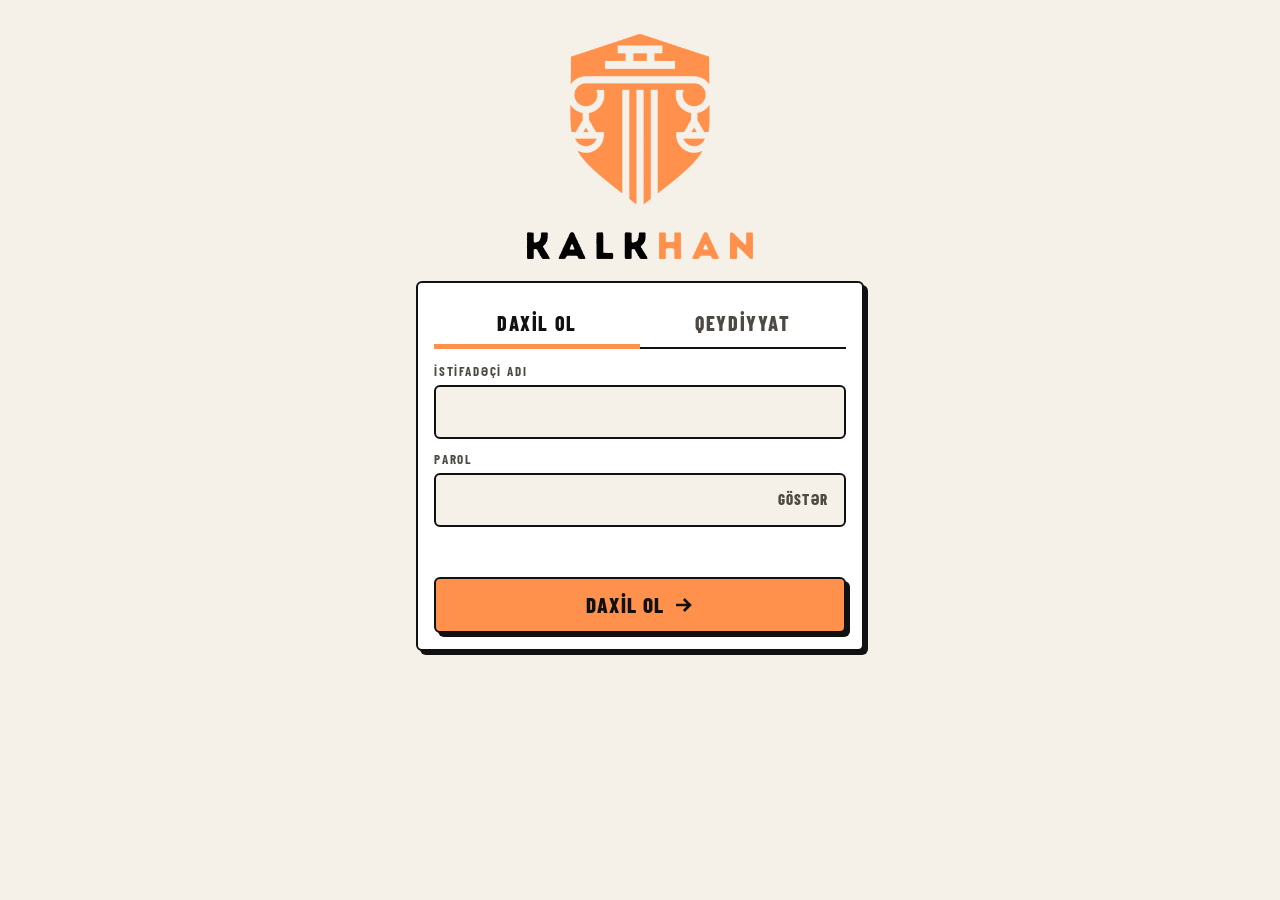
<file: docs/index.html>
<!doctype html>
<html lang="az">
<head>
  <meta charset="utf-8">
  <meta name="viewport" content="width=device-width, initial-scale=1, viewport-fit=cover">
  <title>KALKHAN</title>
  <meta name="description" content="KALKHAN: Azərbaycan hüququ üzrə sual oyunu">
  <meta name="color-scheme" content="light dark">
  <meta name="theme-color" id="tc" content="#F6F1E8">
  <script>
    /* Mövzu ilk çəkilişdən əvvəl tətbiq olunur (ağ/qara işıq çaxmasın) */
    (function () {
      try {
        var t = localStorage.getItem('kalkhan.theme'), r = document.documentElement;
        if (t === 'light' || t === 'dark') r.setAttribute('data-theme', t);
        var dark = t === 'dark' || (t !== 'light' && window.matchMedia('(prefers-color-scheme: dark)').matches);
        document.getElementById('tc').setAttribute('content', dark ? '#0E0E0E' : '#F6F1E8');
        var m = localStorage.getItem('kalkhan.motion');
        if (m === 'reduce') r.classList.add('reduce-motion'); else if (m === 'full') r.classList.add('full-motion');
      } catch (e) { /* məxfi rejim */ }
    })();
  </script>
  <meta name="apple-mobile-web-app-capable" content="yes">
  <meta name="mobile-web-app-capable" content="yes">
  <meta name="apple-mobile-web-app-title" content="KALKHAN">
  <meta name="apple-mobile-web-app-status-bar-style" content="default">
  <link rel="manifest" href="manifest.webmanifest">
  <link rel="icon" href="icons/icon-192.png" type="image/png">
  <link rel="apple-touch-icon" href="icons/apple-touch-icon.png">
  <link rel="preload" href="fonts/barlow-condensed-latin-800-normal.woff2" as="font" type="font/woff2" crossorigin>
  <link rel="preload" href="fonts/barlow-latin-700-normal.woff2" as="font" type="font/woff2" crossorigin>
  <link rel="preload" href="fonts/barlow-latin-500-normal.woff2" as="font" type="font/woff2" crossorigin>
  <link rel="stylesheet" href="styles.css">
</head>
<body>
  <div id="app"></div>
  <div id="toast" role="status" aria-live="assertive"></div>
  <noscript><p style="padding:24px">Bu oyun JavaScript tələb edir.</p></noscript>
  <script src="vendor/supabase.js"></script>
  <script src="config.js"></script>
  <script src="app.js"></script>
</body>
</html>
</file>
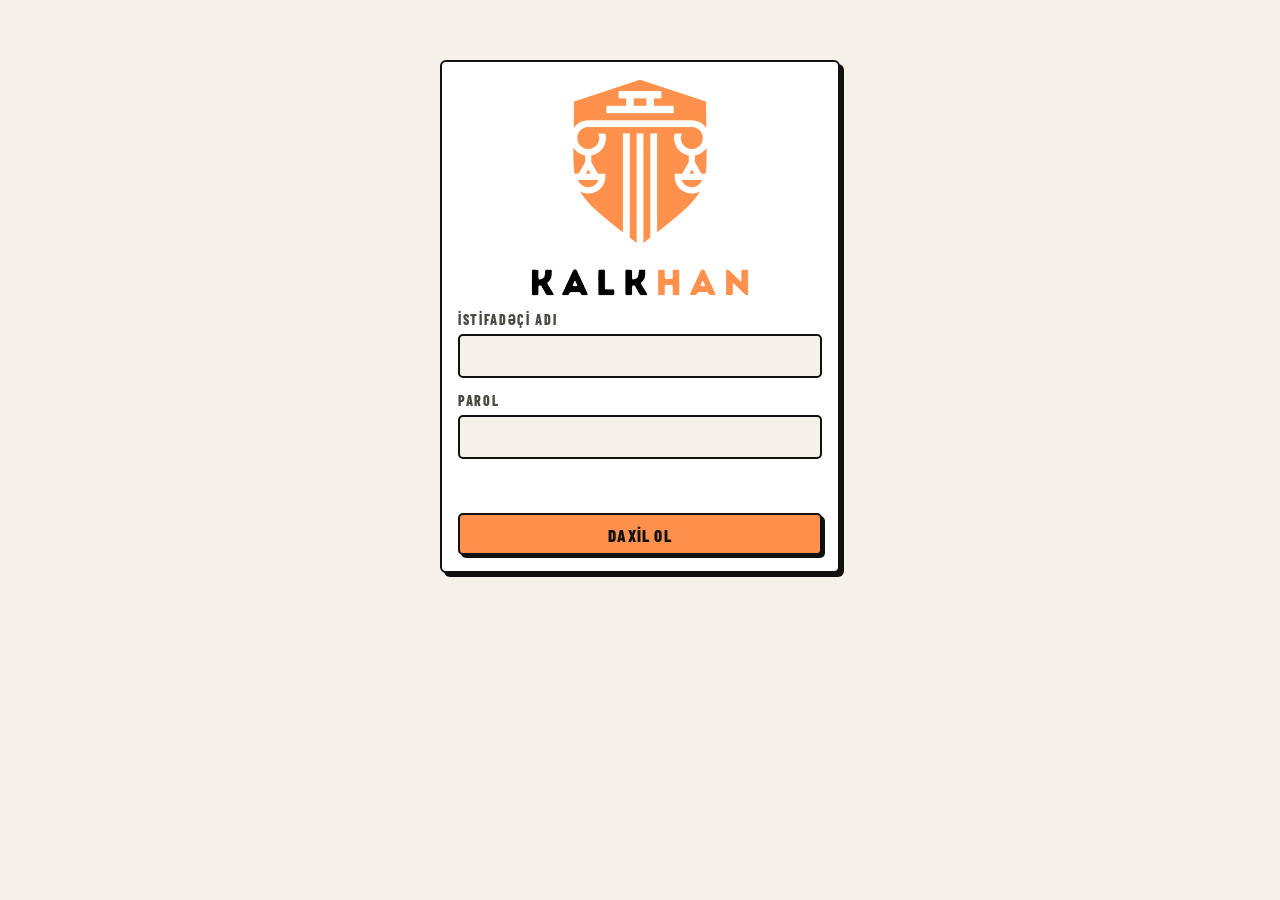
<file: docs/admin/index.html>
<!doctype html>
<html lang="az">
<head>
  <meta charset="utf-8">
  <meta name="viewport" content="width=device-width, initial-scale=1">
  <meta name="robots" content="noindex, nofollow">
  <title>KALKHAN · Admin</title>
  <link rel="icon" href="../icons/icon-192.png" type="image/png">
  <link rel="stylesheet" href="admin.css">
</head>
<body>
  <div id="root"></div>
  <div id="toast" role="status" aria-live="assertive"></div>
  <noscript><p style="padding:24px">Admin panel JavaScript tələb edir.</p></noscript>
  <script src="../vendor/supabase.js"></script>
  <script src="../config.js"></script>
  <script src="admin.js"></script>
</body>
</html>
</file>
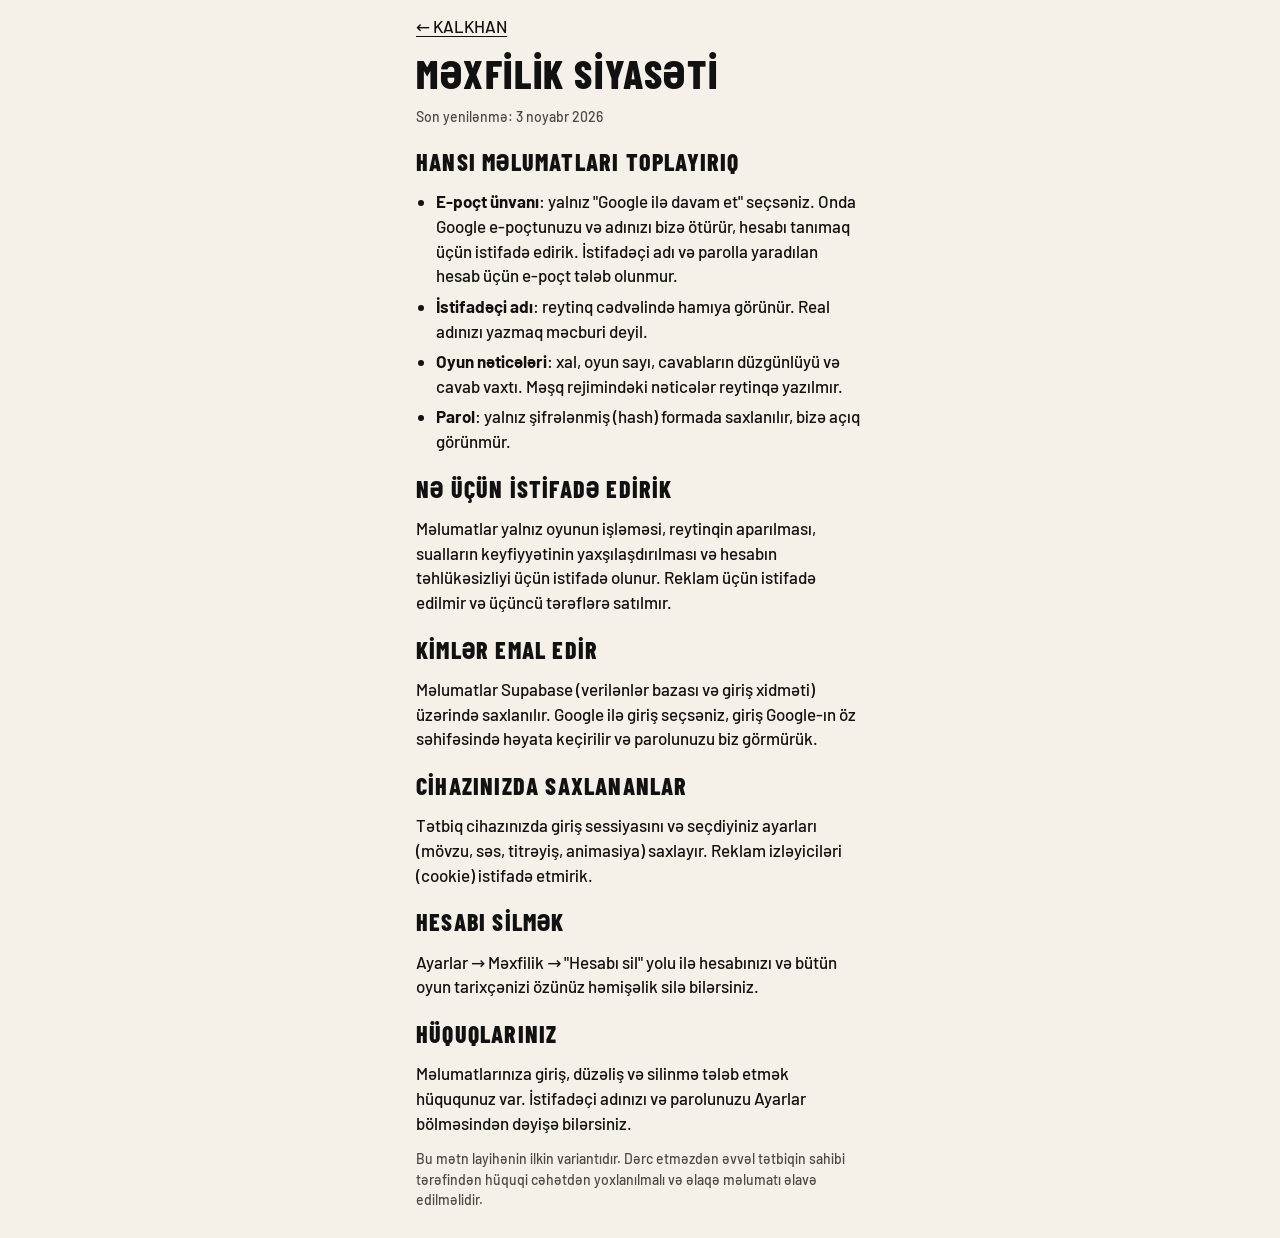
<file: docs/privacy.html>
<!doctype html>
<html lang="az">
<head>
  <meta charset="utf-8">
  <meta name="viewport" content="width=device-width, initial-scale=1, viewport-fit=cover">
  <title>Məxfilik siyasəti · KALKHAN</title>
  <meta name="color-scheme" content="light dark">
  <meta name="theme-color" id="tc" content="#F6F1E8">
  <link rel="icon" href="icons/icon-192.png" type="image/png">
  <link rel="stylesheet" href="styles.css">
  <script>
    (function () { try { var t = localStorage.getItem('kalkhan.theme'); if (t === 'light' || t === 'dark') document.documentElement.setAttribute('data-theme', t); } catch (e) {} })();
  </script>
</head>
<body>
  <main id="app">
    <article class="doc">
      <p><a href="./">← KALKHAN</a></p>
      <h1 class="disp">Məxfilik siyasəti</h1>
      <p class="muted small">Son yenilənmə: 3 noyabr 2026</p>

      <h2>Hansı məlumatları toplayırıq</h2>
      <ul>
        <li><b>E-poçt ünvanı</b>: yalnız "Google ilə davam et" seçsəniz. Onda Google e-poçtunuzu və adınızı bizə ötürür, hesabı tanımaq üçün istifadə edirik. İstifadəçi adı və parolla yaradılan hesab üçün e-poçt tələb olunmur.</li>
        <li><b>İstifadəçi adı</b>: reytinq cədvəlində hamıya görünür. Real adınızı yazmaq məcburi deyil.</li>
        <li><b>Oyun nəticələri</b>: xal, oyun sayı, cavabların düzgünlüyü və cavab vaxtı. Məşq rejimindəki nəticələr reytinqə yazılmır.</li>
        <li><b>Parol</b>: yalnız şifrələnmiş (hash) formada saxlanılır, bizə açıq görünmür.</li>
      </ul>

      <h2>Nə üçün istifadə edirik</h2>
      <p>Məlumatlar yalnız oyunun işləməsi, reytinqin aparılması, sualların keyfiyyətinin yaxşılaşdırılması və hesabın təhlükəsizliyi üçün istifadə olunur. Reklam üçün istifadə edilmir və üçüncü tərəflərə satılmır.</p>

      <h2>Kimlər emal edir</h2>
      <p>Məlumatlar Supabase (verilənlər bazası və giriş xidməti) üzərində saxlanılır. Google ilə giriş seçsəniz, giriş Google-ın öz səhifəsində həyata keçirilir və parolunuzu biz görmürük.</p>

      <h2>Cihazınızda saxlananlar</h2>
      <p>Tətbiq cihazınızda giriş sessiyasını və seçdiyiniz ayarları (mövzu, səs, titrəyiş, animasiya) saxlayır. Reklam izləyiciləri (cookie) istifadə etmirik.</p>

      <h2>Hesabı silmək</h2>
      <p>Ayarlar → Məxfilik → "Hesabı sil" yolu ilə hesabınızı və bütün oyun tarixçənizi özünüz həmişəlik silə bilərsiniz.</p>

      <h2>Hüquqlarınız</h2>
      <p>Məlumatlarınıza giriş, düzəliş və silinmə tələb etmək hüququnuz var. İstifadəçi adınızı və parolunuzu Ayarlar bölməsindən dəyişə bilərsiniz.</p>

      <p class="muted small">Bu mətn layihənin ilkin variantıdır. Dərc etməzdən əvvəl tətbiqin sahibi tərəfindən hüquqi cəhətdən yoxlanılmalı və əlaqə məlumatı əlavə edilməlidir.</p>
    </article>
  </main>
</body>
</html>
</file>
<file: docs/styles.css>
/* KALKHAN: loqodan götürülmüş palitra (narıncı #FF914D, qara, isti ağ), Barlow şrifti */
@font-face { font-family: "Barlow"; font-weight: 500; font-display: swap; src: url(fonts/barlow-latin-500-normal.woff2) format("woff2");
  unicode-range: U+0000-00FF, U+0131, U+0152-0153, U+02BB-02BC, U+02C6, U+02DA, U+02DC, U+2000-206F, U+20AC, U+2122, U+2212; }
@font-face { font-family: "Barlow"; font-weight: 500; font-display: swap; src: url(fonts/barlow-latin-ext-500-normal.woff2) format("woff2");
  unicode-range: U+0100-02BA, U+02BD-02C5, U+02C7-02CC, U+02CE-02D7, U+02DD-02FF, U+1E00-1E9F, U+1EF2-1EFF, U+20A0-20AB, U+20AD-20C0; }
@font-face { font-family: "Barlow"; font-weight: 700; font-display: swap; src: url(fonts/barlow-latin-700-normal.woff2) format("woff2");
  unicode-range: U+0000-00FF, U+0131, U+0152-0153, U+02BB-02BC, U+02C6, U+02DA, U+02DC, U+2000-206F, U+20AC, U+2122, U+2212; }
@font-face { font-family: "Barlow"; font-weight: 700; font-display: swap; src: url(fonts/barlow-latin-ext-700-normal.woff2) format("woff2");
  unicode-range: U+0100-02BA, U+02BD-02C5, U+02C7-02CC, U+02CE-02D7, U+02DD-02FF, U+1E00-1E9F, U+1EF2-1EFF, U+20A0-20AB, U+20AD-20C0; }
@font-face { font-family: "Barlow Condensed"; font-weight: 700; font-display: swap; src: url(fonts/barlow-condensed-latin-700-normal.woff2) format("woff2");
  unicode-range: U+0000-00FF, U+0131, U+0152-0153, U+02BB-02BC, U+02C6, U+02DA, U+02DC, U+2000-206F, U+20AC, U+2122, U+2212; }
@font-face { font-family: "Barlow Condensed"; font-weight: 700; font-display: swap; src: url(fonts/barlow-condensed-latin-ext-700-normal.woff2) format("woff2");
  unicode-range: U+0100-02BA, U+02BD-02C5, U+02C7-02CC, U+02CE-02D7, U+02DD-02FF, U+1E00-1E9F, U+1EF2-1EFF, U+20A0-20AB, U+20AD-20C0; }
@font-face { font-family: "Barlow Condensed"; font-weight: 800; font-display: swap; src: url(fonts/barlow-condensed-latin-800-normal.woff2) format("woff2");
  unicode-range: U+0000-00FF, U+0131, U+0152-0153, U+02BB-02BC, U+02C6, U+02DA, U+02DC, U+2000-206F, U+20AC, U+2122, U+2212; }
@font-face { font-family: "Barlow Condensed"; font-weight: 800; font-display: swap; src: url(fonts/barlow-condensed-latin-ext-800-normal.woff2) format("woff2");
  unicode-range: U+0100-02BA, U+02BD-02C5, U+02C7-02CC, U+02CE-02D7, U+02DD-02FF, U+1E00-1E9F, U+1EF2-1EFF, U+20A0-20AB, U+20AD-20C0; }

:root {
  color-scheme: light dark;
  --paper: #F6F1E8;
  --card: #FFFFFF;
  --ink: #111111;
  --ink-2: #4D4943;
  --soft: #E8E0D2;
  --orange: #FF914D;
  --orange-text: #B84700;
  --edge: #111111;
  --good: #1B7F46;
  --good-bg: #D7EEDF;
  --bad: #C8321C;
  --bad-bg: #F9DAD3;
  --on-good: #FFFFFF;
  --on-bad: #FFFFFF;
  --hatch: rgba(17, 17, 17, 0.14);
  --disp: "Barlow Condensed", "Barlow", system-ui, sans-serif;
  --ease: cubic-bezier(.2, .8, .2, 1);
}
/* Mövzu: sistem (prefers-color-scheme) və ya əl ilə seçim ([data-theme]) */
@media (prefers-color-scheme: dark) {
  :root:not([data-theme="light"]) {
    --paper: #0E0E0E;
    --card: #1A1917;
    --ink: #F6F1E8;
    --ink-2: #ABA59A;
    --soft: #2A2824;
    --orange-text: #FF914D;
    --edge: #F6F1E8;
    --good: #4CC27F;
    --good-bg: #12301F;
    --bad: #FF6B55;
    --bad-bg: #3A1914;
    --on-good: #0E0E0E;
    --on-bad: #0E0E0E;
    --hatch: rgba(246, 241, 232, 0.16);
  }
}
:root[data-theme="light"] { color-scheme: light; }
:root[data-theme="dark"] {
  color-scheme: dark;
    --paper: #0E0E0E;
    --card: #1A1917;
    --ink: #F6F1E8;
    --ink-2: #ABA59A;
    --soft: #2A2824;
    --orange-text: #FF914D;
    --edge: #F6F1E8;
    --good: #4CC27F;
    --good-bg: #12301F;
    --bad: #FF6B55;
    --bad-bg: #3A1914;
    --on-good: #0E0E0E;
    --on-bad: #0E0E0E;
    --hatch: rgba(246, 241, 232, 0.16);
}

* { box-sizing: border-box; }
html { -webkit-text-size-adjust: 100%; }
body {
  margin: 0; background: var(--paper); color: var(--ink);
  font: 500 17px/1.45 "Barlow", system-ui, -apple-system, "Segoe UI", Roboto, sans-serif;
  min-height: 100vh; min-height: 100dvh; -webkit-tap-highlight-color: transparent; overflow-x: hidden;
}
#app {
  max-width: 480px; margin: 0 auto; min-height: 100vh; min-height: 100dvh;
  padding: calc(14px + env(safe-area-inset-top)) calc(16px + env(safe-area-inset-right)) calc(28px + env(safe-area-inset-bottom)) calc(16px + env(safe-area-inset-left));
}
h1, h2, h3, p { margin: 0; }
img { display: block; }
.disp { font-family: var(--disp); font-weight: 800; text-transform: uppercase; letter-spacing: 0.04em; line-height: 1; }
.muted { color: var(--ink-2); }
.small { font-size: 14px; }
:focus-visible { outline: 3px solid var(--orange); outline-offset: 2px; }
.screen { display: flex; flex-direction: column; gap: 16px; }
.screen.enter { animation: screen-in 0.34s var(--ease) both; }

/* Üst zolaq */
.bar { display: flex; align-items: center; justify-content: space-between; min-height: 44px; }
.bar .logo { display: flex; align-items: center; gap: 10px; min-width: 0; }
.bar .logo img { height: 22px; width: auto; }
.bar .logo img.emb { height: 36px; }
.bar .logo .themed { display: block; }
.icon-btn {
  width: 46px; height: 46px; display: inline-flex; align-items: center; justify-content: center; cursor: pointer;
  background: var(--card); color: var(--ink); border: 2px solid var(--edge); border-radius: 6px; box-shadow: 3px 3px 0 var(--edge);
  transition: transform 0.08s, box-shadow 0.08s;
}
.icon-btn svg { width: 22px; height: 22px; }
.icon-btn:active { transform: translate(3px, 3px); box-shadow: 0 0 0 var(--edge); }

/* Düymələr: basanda fiziki hiss */
.btn {
  appearance: none; font: 800 21px/1 var(--disp); text-transform: uppercase; letter-spacing: 0.06em;
  min-height: 56px; padding: 0 20px; border: 2px solid var(--edge); border-radius: 6px; cursor: pointer;
  display: flex; align-items: center; justify-content: center; gap: 10px; width: 100%;
  background: var(--card); color: var(--ink); box-shadow: 4px 4px 0 var(--edge);
  transition: transform 0.08s, box-shadow 0.08s, filter 0.15s; position: relative;
}
.btn svg { width: 20px; height: 20px; flex: none; }
.btn-primary { background: var(--orange); color: #111111; }
.btn:hover:not(:disabled) { filter: brightness(1.04); }
.btn:active:not(:disabled) { transform: translate(4px, 4px); box-shadow: 0 0 0 var(--edge); }
.btn:disabled { opacity: 0.5; cursor: default; box-shadow: 2px 2px 0 var(--edge); }
.btn-text { background: transparent; border-color: transparent; box-shadow: none; font-size: 17px; min-height: 44px; color: var(--ink-2); }
.btn-text:active:not(:disabled) { transform: none; }

/* Panellər */
.panel { background: var(--card); border: 2px solid var(--edge); border-radius: 6px; padding: 16px; box-shadow: 4px 4px 0 var(--edge); }
.label { font: 700 13px/1 var(--disp); text-transform: uppercase; letter-spacing: 0.14em; color: var(--ink-2); }

/* Giriş */
.hero { display: flex; flex-direction: column; align-items: center; gap: 10px; padding: 18px 0 4px; text-align: center; }
.hero img { width: min(58vw, 230px); height: auto; }
.tabs { display: grid; grid-template-columns: 1fr 1fr; border-bottom: 2px solid var(--edge); }
.tab {
  background: transparent; border: 0; color: var(--ink-2); font: 800 20px/1 var(--disp); text-transform: uppercase; letter-spacing: 0.08em;
  min-height: 48px; cursor: pointer; position: relative;
}
.tab[aria-selected="true"] { color: var(--ink); }
.tab[aria-selected="true"]::after { content: ""; position: absolute; left: 0; right: 0; bottom: -2px; height: 5px; background: var(--orange); animation: grow-x 0.25s var(--ease); transform-origin: left; }
.form { display: flex; flex-direction: column; gap: 14px; }
.field { display: flex; flex-direction: column; gap: 7px; }
.field input {
  min-height: 54px; padding: 0 14px; font: 500 18px "Barlow", sans-serif; color: var(--ink); background: var(--paper);
  border: 2px solid var(--edge); border-radius: 6px; transition: box-shadow 0.15s, background 0.15s;
}
.field input:focus { outline: none; background: var(--card); box-shadow: 4px 4px 0 var(--orange); }
.error { color: var(--bad); font-weight: 700; min-height: 22px; }

/* Ana səhifə */
.hello { font: 800 44px/1.06 var(--disp); letter-spacing: 0.01em; color: var(--ink-2); overflow-wrap: anywhere; padding: 6px 0 2px; min-width: 0; }
.hello .nm { color: var(--ink); }
.tiles { display: grid; grid-template-columns: 1fr 1fr; gap: 14px; }
.tile { border: 2px solid var(--edge); border-radius: 6px; padding: 14px; display: flex; flex-direction: column; gap: 10px; box-shadow: 4px 4px 0 var(--edge); }
.tile b { font: 800 46px/0.95 var(--disp); font-variant-numeric: tabular-nums; }
.tile .label { color: inherit; opacity: 0.85; }
.tile.black { background: #111111; color: #F6F1E8; }
.tile.black b { color: var(--orange); }
.tile.orange { background: var(--orange); color: #111111; }
.rules { list-style: none; margin: 14px 0 0; padding: 0; display: flex; flex-direction: column; gap: 14px; }
.rules li { display: grid; grid-template-columns: 44px 1fr; gap: 14px; align-items: start; }
.rules .n { font: 800 24px/1 var(--disp); background: #111111; color: var(--orange); height: 44px; display: flex; align-items: center; justify-content: center; border-radius: 4px; }
.rules b { display: block; font: 800 19px/1.1 var(--disp); text-transform: uppercase; letter-spacing: 0.05em; }
.install { display: flex; align-items: center; gap: 14px; justify-content: space-between; }
.install .btn { width: auto; min-height: 46px; font-size: 18px; }

/* Oyun */
.game-top { display: grid; grid-template-columns: 46px 1fr auto; align-items: center; gap: 14px; }
.q-count { font: 800 30px/1 var(--disp); letter-spacing: 0.04em; font-variant-numeric: tabular-nums; }
.q-count small { font-size: 20px; color: var(--ink-2); letter-spacing: 0.04em; }
.score { text-align: right; line-height: 1; }
.score b { font: 800 34px/1 var(--disp); font-variant-numeric: tabular-nums; }
.score .label { display: block; margin-top: 3px; }
.segs { display: grid; grid-template-columns: repeat(12, 1fr); gap: 4px; margin-top: 12px; }
.seg { position: relative; height: 14px; border: 2px solid var(--edge); border-radius: 2px; background: transparent; }
.seg.done { background: var(--edge); }
.seg.cur { background: var(--orange); animation: seg-in 0.5s var(--ease); }
.seg .shield { position: absolute; right: -2px; top: -22px; width: 14px; height: 17px; color: var(--ink-2); opacity: 0.55; }
.seg .shield.on { color: var(--orange); opacity: 1; animation: pop 0.6s var(--ease); }
.timer { display: grid; grid-template-columns: 1fr auto; align-items: center; gap: 12px; }
.bar-t { height: 18px; border: 2px solid var(--edge); border-radius: 3px; background: var(--card); overflow: hidden; }
.fill {
  height: 100%; background: var(--orange);
  background-image: repeating-linear-gradient(-45deg, rgba(0, 0, 0, 0.14) 0 7px, transparent 7px 14px); background-size: 28px 28px;
  animation: stripes 0.9s linear infinite;
}
.fill.crit { background-color: var(--bad); animation-duration: 0.35s; }
.t-sec { font: 800 36px/1 var(--disp); min-width: 48px; text-align: right; font-variant-numeric: tabular-nums; }
.t-sec.crit { color: var(--bad); animation: tick 1s infinite; }
.stage { display: flex; flex-direction: column; gap: 14px; }
.stage.enter .qcard { animation: card-in 0.38s var(--ease) both; }
.stage.enter .answer { animation: rise 0.36s var(--ease) both; animation-delay: calc(var(--i) * 60ms + 140ms); }
.stage.leave { animation: leave 0.17s ease-in both; }
.qcard { display: flex; flex-direction: column; gap: 14px; padding: 18px 16px; }
.qtext { font: 700 23px/1.22 "Barlow", sans-serif; }
.q-media { width: 100%; max-height: 36vh; border: 2px solid var(--edge); border-radius: 4px; object-fit: contain; background: var(--soft); }
audio.q-media { max-height: none; border: 0; background: transparent; }
.answers { display: grid; gap: 12px; }
.answer {
  display: grid; grid-template-columns: 48px 1fr; align-items: stretch; width: 100%; min-height: 62px; text-align: left; padding: 0;
  font: 700 18px/1.25 "Barlow", sans-serif; color: var(--ink); background: var(--card); cursor: pointer;
  border: 2px solid var(--edge); border-radius: 6px; box-shadow: 4px 4px 0 var(--edge); overflow: hidden;
  transition: transform 0.08s, box-shadow 0.08s, background 0.15s;
}
.answer .k { display: flex; align-items: center; justify-content: center; background: var(--edge); color: var(--paper); font: 800 24px/1 var(--disp); border-right: 2px solid var(--edge); }
.answer .t { padding: 12px 14px; display: flex; align-items: center; }
.answer:active:not(:disabled) { transform: translate(4px, 4px); box-shadow: 0 0 0 var(--edge); }
.answer:disabled { cursor: default; color: var(--ink); }
.answer.picked { background: var(--orange); color: #111111; animation: lock 0.3s var(--ease); }
.answer.picked .k { background: #111111; color: var(--orange); }
.answer.correct { background: var(--good-bg); border-color: var(--good); box-shadow: 4px 4px 0 var(--good); animation: pop 0.5s var(--ease); }
.answer.correct .k { background: var(--good); color: var(--on-good); border-color: var(--good); }
.answer.wrong { background: var(--bad-bg); border-color: var(--bad); box-shadow: 4px 4px 0 var(--bad); animation: shake 0.42s; }
.answer.wrong .k { background: var(--bad); color: var(--on-bad); border-color: var(--bad); }
.answer.out { opacity: 0.4; box-shadow: none; background-image: repeating-linear-gradient(-45deg, var(--hatch) 0 6px, transparent 6px 12px); text-decoration: line-through; }
.answer.out .k { background: var(--ink-2); }
.lifeline { font-size: 19px; }

/* Rəy */
.feedback { padding: 16px; display: flex; flex-direction: column; gap: 14px; animation: rise 0.34s var(--ease) both; }
.feedback.good { border-color: var(--good); box-shadow: 4px 4px 0 var(--good); }
.feedback.bad { border-color: var(--bad); box-shadow: 4px 4px 0 var(--bad); }
.fb-head { display: flex; align-items: center; justify-content: space-between; gap: 12px; }
.stamp {
  display: inline-block; font: 800 34px/1 var(--disp); text-transform: uppercase; letter-spacing: 0.08em; padding: 8px 14px 6px;
  border: 4px solid currentColor; border-radius: 4px; transform: rotate(-5deg); animation: stamp 0.42s cubic-bezier(.2, 1.6, .4, 1) both;
}
.good .stamp { color: var(--good); }
.bad .stamp { color: var(--bad); }
.gain { font: 800 40px/1 var(--disp); font-variant-numeric: tabular-nums; color: var(--good); }
.shield-note { display: flex; align-items: center; gap: 10px; padding: 10px 12px; border: 2px solid var(--edge); border-radius: 4px; background: var(--paper); font-weight: 700; animation: rise 0.4s var(--ease) 0.15s both; }
.shield-note svg { width: 22px; height: 26px; color: var(--orange); flex: none; animation: pop 0.6s var(--ease) 0.2s both; }
.expl { font-size: 17px; color: var(--ink-2); }

/* Nəticə */
.result { align-items: center; text-align: center; padding-top: 10px; gap: 14px; }
.result .emb { width: 96px; height: auto; }
.result .stamp { font-size: 40px; animation-name: slam; animation-duration: 0.55s; }
.big { font: 800 112px/0.9 var(--disp); font-variant-numeric: tabular-nums; letter-spacing: 0.01em; }
.result .panel { width: 100%; text-align: left; display: flex; flex-direction: column; gap: 6px; }

/* Reytinq */
.seg-tabs { display: grid; grid-template-columns: 1fr 1fr; border: 2px solid var(--edge); border-radius: 6px; overflow: hidden; }
.seg-tabs button { border: 0; min-height: 48px; background: var(--card); color: var(--ink); font: 800 19px/1 var(--disp); text-transform: uppercase; letter-spacing: 0.08em; cursor: pointer; transition: background 0.15s; }
.seg-tabs button + button { border-left: 2px solid var(--edge); }
.seg-tabs button[aria-selected="true"] { background: var(--orange); color: #111111; }
.board { list-style: none; margin: 0; padding: 0; display: flex; flex-direction: column; gap: 10px; }
.row { display: grid; grid-template-columns: 54px 1fr auto; align-items: stretch; border: 2px solid var(--edge); border-radius: 6px; background: var(--card); overflow: hidden; animation: rise 0.35s var(--ease) both; animation-delay: calc(var(--i) * 35ms); }
.row .rk { display: flex; align-items: center; justify-content: center; font: 800 26px/1 var(--disp); background: var(--soft); border-right: 2px solid var(--edge); }
.row:nth-child(1) .rk { background: var(--orange); color: #111111; }
.row:nth-child(2) .rk, .row:nth-child(3) .rk { background: #111111; color: #F6F1E8; }
.row .nm { padding: 12px 14px; font-weight: 700; overflow: hidden; text-overflow: ellipsis; white-space: nowrap; align-self: center; }
.row .sc { padding: 0 16px; display: flex; align-items: center; font: 800 26px/1 var(--disp); font-variant-numeric: tabular-nums; }
.row.me { background: #111111; color: #F6F1E8; }
.row.me .sc { color: var(--orange); }
.empty { text-align: center; padding: 30px 8px; }

/* Yüklənmə */
.boot { min-height: 70vh; align-items: center; justify-content: center; }
.boot img { width: 96px; animation: breathe 1.2s ease-in-out infinite; }

/* Bildiriş */
#toast {
  position: fixed; left: 50%; bottom: calc(24px + env(safe-area-inset-bottom)); transform: translate(-50%, 24px); z-index: 10;
  max-width: min(440px, calc(100vw - 32px)); background: #111111; color: #F6F1E8; padding: 13px 16px 13px 20px; font-weight: 700;
  border-left: 6px solid var(--orange); border-radius: 4px; box-shadow: 4px 4px 0 var(--orange);
  opacity: 0; pointer-events: none; transition: opacity 0.2s, transform 0.25s var(--ease);
}
#toast.show { opacity: 1; transform: translate(-50%, 0); }

@keyframes screen-in { from { opacity: 0; transform: translateY(14px); } to { opacity: 1; transform: none; } }
@keyframes card-in { from { opacity: 0; transform: translateX(34px) rotate(0.6deg); } to { opacity: 1; transform: none; } }
@keyframes leave { to { opacity: 0; transform: translateX(-34px) rotate(-0.6deg); } }
@keyframes rise { from { opacity: 0; transform: translateY(16px); } to { opacity: 1; transform: none; } }
@keyframes stamp { 0% { opacity: 0; transform: rotate(-5deg) scale(2.2); } 60% { opacity: 1; transform: rotate(-5deg) scale(0.94); } 100% { opacity: 1; transform: rotate(-5deg) scale(1); } }
@keyframes slam { 0% { opacity: 0; transform: rotate(-4deg) scale(3); } 55% { opacity: 1; transform: rotate(-4deg) scale(0.92); } 75% { transform: rotate(-4deg) scale(1.04); } 100% { opacity: 1; transform: rotate(-4deg) scale(1); } }
@keyframes pop { 0% { transform: scale(0.6); } 55% { transform: scale(1.12); } 100% { transform: scale(1); } }
@keyframes shake { 0%, 100% { transform: translateX(0); } 20% { transform: translateX(-8px); } 40% { transform: translateX(7px); } 60% { transform: translateX(-5px); } 80% { transform: translateX(3px); } }
@keyframes lock { 0% { transform: scale(1); } 40% { transform: scale(0.97); } 100% { transform: scale(1); } }
@keyframes tick { 0%, 100% { transform: scale(1); } 15% { transform: scale(1.25); } }
@keyframes stripes { to { background-position: 28px 0; } }
@keyframes grow-x { from { transform: scaleX(0); } to { transform: scaleX(1); } }
@keyframes seg-in { from { transform: scaleY(0.2); } to { transform: scaleY(1); } }
@keyframes breathe { 0%, 100% { transform: scale(1); opacity: 0.85; } 50% { transform: scale(1.08); opacity: 1; } }
@media (prefers-reduced-motion: reduce) {
  html:not(.full-motion) *, html:not(.full-motion) *::before, html:not(.full-motion) *::after { animation-duration: 0.001ms !important; animation-delay: 0ms !important; animation-iteration-count: 1 !important; transition-duration: 0.001ms !important; }
}
html.reduce-motion *, html.reduce-motion *::before, html.reduce-motion *::after { animation-duration: 0.001ms !important; animation-delay: 0ms !important; animation-iteration-count: 1 !important; transition-duration: 0.001ms !important; }

/* Loqo: açıq və tünd variant; mövzuya görə biri görünür */
.themed .dk { display: none; }
@media (prefers-color-scheme: dark) {
  :root:not([data-theme="light"]) .themed .lt { display: none; }
  :root:not([data-theme="light"]) .themed .dk { display: block; }
}
:root[data-theme="dark"] .themed .lt { display: none; }
:root[data-theme="dark"] .themed .dk { display: block; }

/* Giriş: əlavə komponentlər */
.field .hint { font-size: 14px; min-height: 18px; color: var(--ink-2); font-weight: 700; }
.field .hint.ok { color: var(--good); }
.field .hint.no { color: var(--bad); }
.pw { position: relative; display: flex; }
.pw input { flex: 1; padding-right: 92px; min-width: 0; }
.pw .peek {
  position: absolute; right: 6px; top: 6px; bottom: 6px; padding: 0 12px; border: 0; border-radius: 4px; cursor: pointer;
  background: transparent; color: var(--ink-2); font: 800 15px/1 var(--disp); text-transform: uppercase; letter-spacing: 0.08em;
}
.pw .peek:hover { color: var(--ink); background: var(--soft); }
.divider { display: flex; align-items: center; gap: 12px; color: var(--ink-2); font: 700 14px/1 var(--disp); text-transform: uppercase; letter-spacing: 0.14em; }
.divider::before, .divider::after { content: ""; height: 2px; flex: 1; background: var(--soft); }
.btn-g .g { width: 26px; height: 26px; display: inline-flex; align-items: center; justify-content: center; background: var(--ink); color: var(--paper); border-radius: 4px; font: 800 18px/1 var(--disp); }
.links { display: flex; justify-content: space-between; gap: 8px; flex-wrap: wrap; }
.links .btn-text { width: auto; padding: 0 6px; min-height: 40px; font-size: 16px; }
.notice { border: 2px solid var(--edge); border-radius: 6px; padding: 12px 14px; background: var(--paper); font-weight: 700; }
.notice.good { border-color: var(--good); background: var(--good-bg); }
.notice.bad { border-color: var(--bad); background: var(--bad-bg); }
.fineprint { font-size: 14px; color: var(--ink-2); }
.fineprint a { color: var(--ink); text-underline-offset: 3px; }
.verify { align-items: center; text-align: center; padding-top: 6px; }
.verify .emb { width: 84px; height: auto; }
.verify h2 { font-size: 38px; }
.verify .mail { font-weight: 700; word-break: break-all; }
.verify .panel { width: 100%; display: flex; flex-direction: column; gap: 12px; text-align: left; }
.btn-danger { color: var(--bad); border-color: var(--bad); box-shadow: 4px 4px 0 var(--bad); background: var(--card); }
.btn-danger:active:not(:disabled) { box-shadow: 0 0 0 var(--bad); }
a.btn { text-decoration: none; }

/* Ayarlar */
.sec { display: flex; flex-direction: column; gap: 14px; }
.sec h3 { font: 800 24px/1 var(--disp); text-transform: uppercase; letter-spacing: 0.06em; }
.srow { display: flex; align-items: center; justify-content: space-between; gap: 14px; min-height: 44px; }
.srow .t { display: flex; flex-direction: column; gap: 2px; min-width: 0; }
.srow .t b { font-weight: 700; }
.srow .t span { font-size: 14px; color: var(--ink-2); }
.srow + .srow { border-top: 2px solid var(--soft); padding-top: 12px; }
.switch {
  position: relative; flex: none; width: 58px; height: 34px; border: 2px solid var(--edge); border-radius: 6px; cursor: pointer; padding: 0;
  background: var(--paper); transition: background 0.15s;
}
.switch::after {
  content: ""; position: absolute; top: 3px; left: 3px; width: 24px; height: 24px; border-radius: 3px; background: var(--edge);
  transition: transform 0.18s var(--ease), background 0.15s;
}
.switch[aria-checked="true"] { background: var(--orange); }
.switch[aria-checked="true"]::after { transform: translateX(24px); background: #111111; }
.seg-tabs.three { grid-template-columns: repeat(3, 1fr); }
.inline-form { display: flex; flex-direction: column; gap: 12px; padding-top: 4px; }
.kv { display: flex; flex-direction: column; gap: 2px; min-width: 0; }
.kv .v { font-weight: 700; word-break: break-all; }
.btn-sm { min-height: 44px; font-size: 17px; width: auto; padding: 0 16px; box-shadow: 3px 3px 0 var(--edge); }

/* Məşq */
.cats { display: flex; flex-direction: column; gap: 12px; }
.cat {
  display: grid; grid-template-columns: 1fr auto; align-items: center; gap: 12px; width: 100%; text-align: left; min-height: 68px; padding: 12px 16px;
  font: 700 19px/1.2 "Barlow", sans-serif; color: var(--ink); background: var(--card); cursor: pointer;
  border: 2px solid var(--edge); border-radius: 6px; box-shadow: 4px 4px 0 var(--edge);
  transition: transform 0.08s, box-shadow 0.08s, background 0.15s;
  animation: rise 0.35s var(--ease) both; animation-delay: calc(var(--i) * 45ms);
}
.cat:active:not(:disabled) { transform: translate(4px, 4px); box-shadow: 0 0 0 var(--edge); }
.cat small { display: block; font-size: 14px; color: var(--ink-2); font-weight: 500; }
.cat .cnt { font: 800 28px/1 var(--disp); font-variant-numeric: tabular-nums; }
.cat:disabled { cursor: default; opacity: 0.55; box-shadow: none; background-image: repeating-linear-gradient(-45deg, var(--hatch) 0 6px, transparent 6px 12px); }
.cat.last { background: var(--orange); color: #111111; }
.cat.last small { color: #3a2a1d; }
.tag-practice {
  display: inline-block; margin-left: 10px; padding: 3px 8px 1px; border: 2px solid var(--orange-text); color: var(--orange-text); border-radius: 3px;
  font: 800 14px/1.1 var(--disp); text-transform: uppercase; letter-spacing: 0.1em; vertical-align: middle; transform: rotate(-3deg);
}
.bar .right { display: flex; gap: 10px; }
.srow.stack { flex-direction: column; align-items: stretch; }
.seg-tabs button[aria-checked="true"] { background: var(--orange); color: #111111; }
.doc { display: flex; flex-direction: column; gap: 14px; }
.doc h1 { font-size: 40px; }
.doc h2 { font: 800 24px/1.1 var(--disp); text-transform: uppercase; letter-spacing: 0.05em; margin-top: 8px; }
.doc ul { margin: 0; padding-left: 20px; display: flex; flex-direction: column; gap: 6px; }
.doc a { color: var(--ink); text-underline-offset: 3px; }
</file>
<file: docs/admin/admin.css>
/* KALKHAN admin: oyunla eyni palitra və şrift, daha sıx yerləşmə */
@font-face { font-family: "Barlow"; font-weight: 500; font-display: swap; src: url(../fonts/barlow-latin-500-normal.woff2) format("woff2");
  unicode-range: U+0000-00FF, U+0131, U+0152-0153, U+02BB-02BC, U+02C6, U+02DA, U+02DC, U+2000-206F, U+20AC, U+2122, U+2212; }
@font-face { font-family: "Barlow"; font-weight: 500; font-display: swap; src: url(../fonts/barlow-latin-ext-500-normal.woff2) format("woff2");
  unicode-range: U+0100-02BA, U+02BD-02C5, U+02C7-02CC, U+02CE-02D7, U+02DD-02FF, U+1E00-1E9F, U+1EF2-1EFF, U+20A0-20AB, U+20AD-20C0; }
@font-face { font-family: "Barlow"; font-weight: 700; font-display: swap; src: url(../fonts/barlow-latin-700-normal.woff2) format("woff2");
  unicode-range: U+0000-00FF, U+0131, U+0152-0153, U+02BB-02BC, U+02C6, U+02DA, U+02DC, U+2000-206F, U+20AC, U+2122, U+2212; }
@font-face { font-family: "Barlow"; font-weight: 700; font-display: swap; src: url(../fonts/barlow-latin-ext-700-normal.woff2) format("woff2");
  unicode-range: U+0100-02BA, U+02BD-02C5, U+02C7-02CC, U+02CE-02D7, U+02DD-02FF, U+1E00-1E9F, U+1EF2-1EFF, U+20A0-20AB, U+20AD-20C0; }
@font-face { font-family: "Barlow Condensed"; font-weight: 800; font-display: swap; src: url(../fonts/barlow-condensed-latin-800-normal.woff2) format("woff2");
  unicode-range: U+0000-00FF, U+0131, U+0152-0153, U+02BB-02BC, U+02C6, U+02DA, U+02DC, U+2000-206F, U+20AC, U+2122, U+2212; }
@font-face { font-family: "Barlow Condensed"; font-weight: 800; font-display: swap; src: url(../fonts/barlow-condensed-latin-ext-800-normal.woff2) format("woff2");
  unicode-range: U+0100-02BA, U+02BD-02C5, U+02C7-02CC, U+02CE-02D7, U+02DD-02FF, U+1E00-1E9F, U+1EF2-1EFF, U+20A0-20AB, U+20AD-20C0; }

:root {
  color-scheme: light dark;
  --paper: #F6F1E8; --card: #FFFFFF; --ink: #111111; --ink-2: #4D4943; --soft: #E8E0D2; --orange: #FF914D; --orange-text: #B84700;
  --edge: #111111; --good: #1B7F46; --good-bg: #D7EEDF; --bad: #C8321C; --bad-bg: #F9DAD3; --warn-bg: #FFE3CF;
  --disp: "Barlow Condensed", "Barlow", system-ui, sans-serif;
}
@media (prefers-color-scheme: dark) {
  :root {
    --paper: #0E0E0E; --card: #1A1917; --ink: #F6F1E8; --ink-2: #ABA59A; --soft: #2A2824; --orange-text: #FF914D; --edge: #F6F1E8;
    --good: #4CC27F; --good-bg: #12301F; --bad: #FF6B55; --bad-bg: #3A1914; --warn-bg: #3A2415;
  }
}
* { box-sizing: border-box; }
body { margin: 0; background: var(--paper); color: var(--ink); font: 500 16px/1.45 "Barlow", system-ui, -apple-system, "Segoe UI", Roboto, sans-serif; }
h1, h2, h3, p { margin: 0; }
h2 { font: 800 34px/1 var(--disp); text-transform: uppercase; letter-spacing: 0.04em; }
h3 { font: 800 21px/1.1 var(--disp); text-transform: uppercase; letter-spacing: 0.05em; }
img { display: block; }
.muted { color: var(--ink-2); }
.small { font-size: 14px; }
:focus-visible { outline: 3px solid var(--orange); outline-offset: 2px; }

/* Başlıq zolağı həmişə qara */
.header { background: #111111; color: #F6F1E8; position: sticky; top: 0; z-index: 5; border-bottom: 4px solid var(--orange); }
.header-in { max-width: 1140px; margin: 0 auto; padding: 12px 16px 6px; display: flex; align-items: center; gap: 14px; flex-wrap: wrap; }
.brand { display: flex; align-items: center; gap: 12px; margin-right: auto; }
.brand .emb { height: 38px; width: auto; }
.brand .wm { height: 18px; width: auto; }
.brand .tag { font: 800 14px/1 var(--disp); letter-spacing: 0.2em; text-transform: uppercase; background: var(--orange); color: #111111; padding: 5px 8px 4px; border-radius: 3px; }
.who { display: flex; align-items: center; gap: 10px; font-weight: 700; }
.nav { max-width: 1140px; margin: 0 auto; padding: 4px 16px 12px; display: flex; gap: 6px; flex-wrap: wrap; }
.nav button {
  border: 2px solid #F6F1E8; background: transparent; color: #F6F1E8; border-radius: 4px; padding: 8px 14px 6px; cursor: pointer;
  font: 800 17px/1 var(--disp); letter-spacing: 0.07em; text-transform: uppercase; transition: background 0.12s, color 0.12s, transform 0.08s;
}
.nav button:hover { background: rgba(246, 241, 232, 0.14); }
.nav button:active { transform: translateY(2px); }
.nav button[aria-current="page"] { background: var(--orange); border-color: var(--orange); color: #111111; }
.wrap { max-width: 1140px; margin: 0 auto; padding: 22px 16px 70px; display: flex; flex-direction: column; gap: 18px; animation: in 0.3s cubic-bezier(.2, .8, .2, 1) both; }
.card { background: var(--card); border: 2px solid var(--edge); border-radius: 6px; padding: 16px; box-shadow: 4px 4px 0 var(--edge); }
.row { display: flex; gap: 12px; flex-wrap: wrap; align-items: end; }
.grow { flex: 1 1 200px; }
.title-row { display: flex; justify-content: space-between; align-items: center; gap: 12px; flex-wrap: wrap; }

.btn {
  appearance: none; border: 2px solid var(--edge); border-radius: 5px; min-height: 42px; padding: 3px 16px 0; cursor: pointer; background: var(--card); color: var(--ink);
  font: 800 17px/1 var(--disp); letter-spacing: 0.07em; text-transform: uppercase; display: inline-flex; align-items: center; justify-content: center; gap: 6px;
  box-shadow: 3px 3px 0 var(--edge); transition: transform 0.08s, box-shadow 0.08s, filter 0.12s;
}
.btn:hover:not(:disabled) { filter: brightness(1.05); }
.btn:active:not(:disabled) { transform: translate(3px, 3px); box-shadow: 0 0 0 var(--edge); }
.btn-primary, .btn-accent { background: var(--orange); color: #111111; }
.btn-danger { color: var(--bad); border-color: var(--bad); box-shadow: 3px 3px 0 var(--bad); }
.btn:disabled { opacity: 0.5; cursor: default; box-shadow: none; }
.btn-sm { min-height: 34px; padding: 3px 11px 0; font-size: 15px; box-shadow: 2px 2px 0 var(--edge); }
.btn-ghost { background: transparent; }

label { display: block; font: 800 14px/1 var(--disp); text-transform: uppercase; letter-spacing: 0.12em; margin-bottom: 7px; color: var(--ink-2); }
input[type=text], input[type=password], input[type=number], input[type=search], select, textarea {
  width: 100%; min-height: 44px; border: 2px solid var(--edge); border-radius: 5px; background: var(--paper); color: var(--ink); padding: 8px 12px; font: 500 16px "Barlow", sans-serif;
  transition: box-shadow 0.12s, background 0.12s;
}
input:focus, select:focus, textarea:focus { outline: none; background: var(--card); box-shadow: 3px 3px 0 var(--orange); }
textarea { resize: vertical; min-height: 88px; }
input[type=file] { font: 500 15px "Barlow", sans-serif; max-width: 100%; }
.field { display: flex; flex-direction: column; }

table { width: 100%; border-collapse: collapse; }
th, td { text-align: left; padding: 10px 10px; border-bottom: 1px solid var(--soft); vertical-align: top; }
th { font: 800 14px/1 var(--disp); text-transform: uppercase; letter-spacing: 0.12em; color: var(--ink-2); white-space: nowrap; border-bottom: 2px solid var(--edge); }
tbody tr.click { cursor: pointer; transition: background 0.1s; }
tbody tr.click:hover, tbody tr.click:focus-visible { background: var(--warn-bg); }
.scroll { overflow-x: auto; }
.q-body { max-width: 440px; }
.sr { position: absolute; width: 1px; height: 1px; overflow: hidden; clip: rect(0 0 0 0); white-space: nowrap; }
th.act, td.act { width: 1%; white-space: nowrap; text-align: right; position: sticky; right: 0; background: var(--card); }
tbody tr.click:hover td.act, tbody tr.click:focus-visible td.act { background: var(--warn-bg); }
td.act { vertical-align: middle; }
.btn-icon { min-height: 36px; width: 38px; padding: 0; box-shadow: 2px 2px 0 var(--bad); }
.btn-icon svg { display: block; }
.btn-icon:hover:not(:disabled) { background: var(--bad); color: #ffffff; filter: none; }

.badge { display: inline-block; padding: 3px 9px 1px; border: 2px solid currentColor; border-radius: 3px; font: 800 14px/1.1 var(--disp); text-transform: uppercase; letter-spacing: 0.08em; white-space: nowrap; }
.b-draft { color: var(--ink-2); }
.b-in_review { color: var(--orange-text); background: var(--warn-bg); }
.b-published { color: var(--good); background: var(--good-bg); }
.b-archived { color: var(--bad); background: var(--bad-bg); }
.b-role { color: #111111; background: var(--orange); border-color: #111111; }

.editor { display: grid; grid-template-columns: minmax(0, 3fr) minmax(290px, 2fr); gap: 18px; align-items: start; }
@media (max-width: 860px) { .editor { grid-template-columns: 1fr; } }
.grid2 { display: grid; grid-template-columns: 1fr 1fr; gap: 12px; }
@media (max-width: 560px) { .grid2 { grid-template-columns: 1fr; } }
.stack { display: flex; flex-direction: column; gap: 14px; }
.opt { display: grid; grid-template-columns: 26px 40px 1fr; gap: 10px; align-items: center; }
.opt .letter { font: 800 22px/40px var(--disp); text-align: center; background: var(--edge); color: var(--paper); border-radius: 4px; height: 40px; }
.opt input[type=radio] { width: 22px; height: 22px; accent-color: var(--orange); }
.sticky { position: sticky; top: 124px; }
.actions { display: flex; gap: 10px; flex-wrap: wrap; align-items: center; }

.preview { display: flex; flex-direction: column; gap: 10px; }
.p-q { font: 700 19px/1.25 "Barlow", sans-serif; }
.p-opt { display: grid; grid-template-columns: 38px 1fr; border: 2px solid var(--edge); border-radius: 5px; overflow: hidden; background: var(--card); font-weight: 700; }
.p-opt b { display: flex; align-items: center; justify-content: center; background: var(--edge); color: var(--paper); font: 800 19px/1 var(--disp); }
.p-opt span { padding: 9px 12px; }
.p-opt.ok { border-color: var(--good); background: var(--good-bg); }
.p-opt.ok b { background: var(--good); color: #FFFFFF; }
@media (prefers-color-scheme: dark) { .p-opt.ok b { color: #0E0E0E; } }
.media-box { border: 2px dashed var(--edge); border-radius: 6px; padding: 12px; display: flex; flex-direction: column; gap: 10px; }
.media-box img, .media-box video { max-width: 100%; max-height: 260px; border: 2px solid var(--edge); border-radius: 4px; object-fit: contain; background: var(--soft); }
.media-box audio { width: 100%; }
.notice { padding: 11px 13px; border: 2px solid var(--edge); border-radius: 5px; background: var(--warn-bg); font-weight: 700; }
.notice.bad { background: var(--bad-bg); border-color: var(--bad); color: var(--bad); }
.notice.good { background: var(--good-bg); border-color: var(--good); color: var(--good); }
.meta { display: grid; grid-template-columns: auto 1fr; gap: 6px 14px; font-size: 15px; }
.meta dt { color: var(--ink-2); }
.meta dd { margin: 0; font-weight: 700; }

.cov td.num, .cov th.num { text-align: right; font-variant-numeric: tabular-nums; }
.cov .low { background: var(--bad-bg); color: var(--bad); font-weight: 700; }
.cov .mid { background: var(--warn-bg); color: var(--orange-text); font-weight: 700; }
.cov .ok { background: var(--good-bg); color: var(--good); font-weight: 700; }
.login { max-width: 400px; margin: 60px auto; display: flex; flex-direction: column; gap: 16px; }
.login .full { width: 220px; margin: 0 auto; }
.error { color: var(--bad); font-weight: 700; min-height: 22px; }

#toast {
  position: fixed; left: 50%; bottom: 24px; transform: translate(-50%, 24px); max-width: min(520px, calc(100vw - 32px));
  background: #111111; color: #F6F1E8; padding: 13px 16px 13px 20px; font-weight: 700; border-left: 6px solid var(--orange); border-radius: 4px; box-shadow: 4px 4px 0 var(--orange);
  opacity: 0; pointer-events: none; transition: opacity 0.2s, transform 0.25s cubic-bezier(.2, .8, .2, 1); z-index: 20;
}
#toast.show { opacity: 1; transform: translate(-50%, 0); }
@keyframes in { from { opacity: 0; transform: translateY(10px); } to { opacity: 1; transform: none; } }
@media (prefers-reduced-motion: reduce) { *, *::before, *::after { animation-duration: 0.001ms !important; transition-duration: 0.001ms !important; } }
</file>
